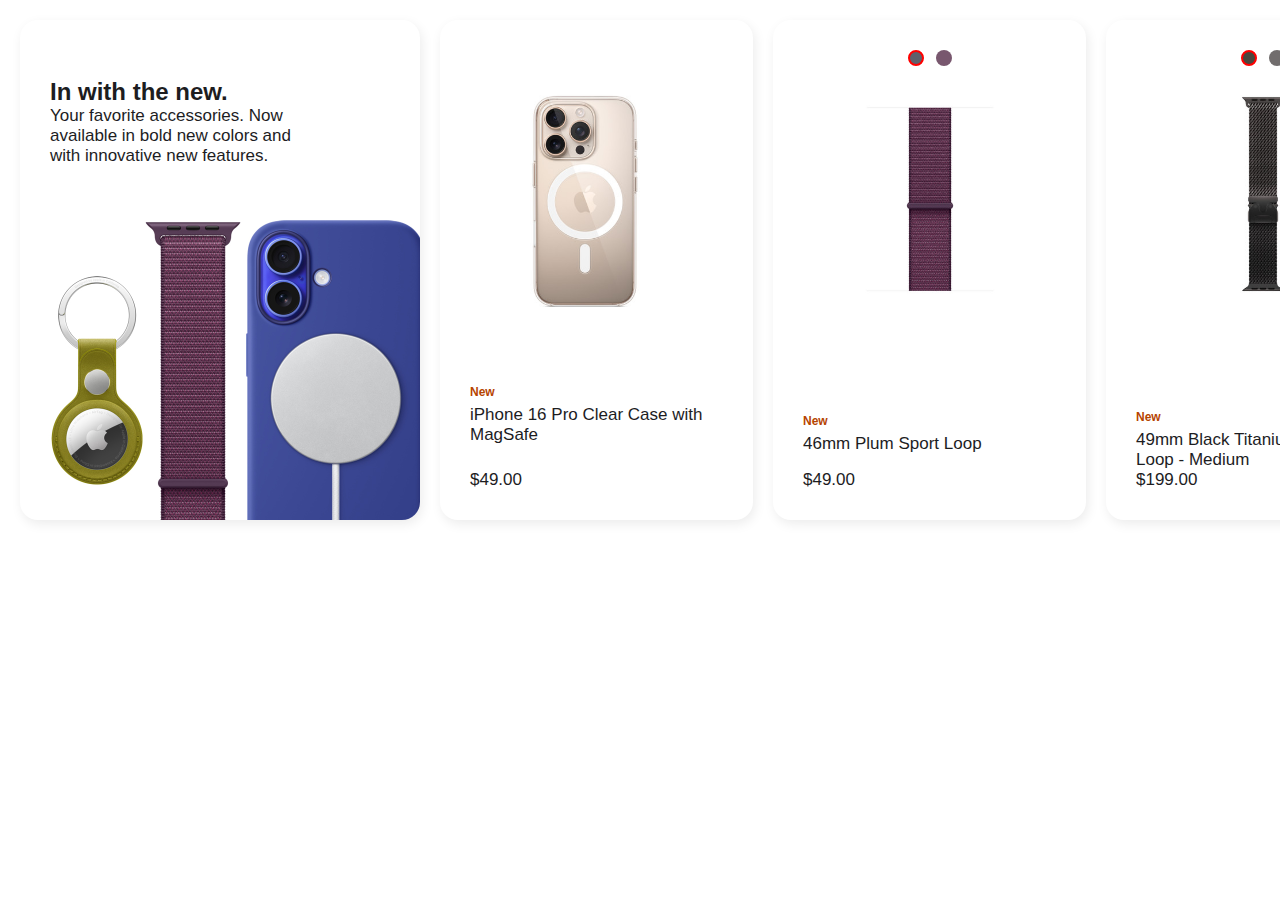
<file: accessories/index.html>
<!DOCTYPE html>
<html lang="en">
  <head>
    <meta charset="UTF-8" />
    <meta name="viewport" content="width=device-width, initial-scale=1.0" />
    <title>Accessories</title>
    <link rel="stylesheet" href="./style.css" />
  </head>

  <body>
    <div class="container">
      <div class="unit" style="--width: 400px">
        <h2>In with the new.</h2>
        <p>Your favorite accessories. Now available&nbsp;in&nbsp;bold&nbsp;new&nbsp;colors&nbsp;and with&nbsp;innovative&nbsp;new&nbsp;features.</p>
        <img class="big" src="./images/1.jpeg" alt="" />
      </div>

      <div class="unit" style="--width: 313px">
        <div class="product-image">
          <img src="./images/2.jpeg" alt="" />
        </div>
        <h5>New</h5>
        <h3>iPhone 16 Pro Clear Case with MagSafe</h3>
        <p>$49.00</p>
      </div>

      <div class="unit" style="--width: 313px">
        <div class="switcher-container">
          <div class="switcher">
            <input class="radio-1-1" type="radio" name="first" checked style="--color: #5f606b" />
            <input class="radio-1-2" type="radio" name="first" style="--color: #78576e" />
            <div class="product-image switch-image-1"></div>
          </div>
        </div>

        <h5>New</h5>
        <h3>46mm Plum Sport Loop</h3>
        <p>$49.00</p>
      </div>

      <div class="unit" style="--width: 313px">
        <div class="switcher-container">
          <div class="switcher">
            <input class="radio-2-1" type="radio" name="second" checked style="--color: #49473e" />
            <input class="radio-2-2" type="radio" name="second" style="--color: #716d6d" />
            <div class="product-image switch-image-2"></div>
          </div>
        </div>

        <h5>New</h5>
        <h3>49mm Black Titanium Milanese Loop - Medium</h3>
        <p>$199.00</p>
      </div>

      <div class="unit" style="--width: 313px">
        <div class="product-image">
          <img src="./images/5.jpeg" alt="" />
        </div>
        <h5>New</h5>
        <h3>iPhone 16 Silicone Case with MagSafe – Ultramarine</h3>
        <p>$49.00</p>
      </div>

      <div class="unit" style="--width: 313px">
        <div class="product-image">
          <img src="./images/6.jpeg" alt="" />
        </div>
        <h5>New</h5>
        <h3>iPhone FineWoven Wallet with MagSafe – Deep Blue</h3>
        <p>$59.00</p>
      </div>

      <div class="unit" style="--width: 313px">
        <div class="product-image">
          <img src="./images/7.jpeg" alt="" />
        </div>
        <h5>New</h5>
        <h3>MagSafe Charger (1 m)</h3>
        <p>$39.00</p>
      </div>

      <div class="unit" style="--width: 313px">
        <div class="product-image">
          <img src="./images/8.jpeg" alt="" />
        </div>
        <h5>New</h5>
        <h3>Smart Folio for iPad mini (A17 Pro) - Sage</h3>
        <p>$59.00</p>
      </div>

      <div class="unit" style="--width: 313px">
        <div class="product-image">
          <img src="./images/9.jpeg" alt="" />
        </div>
        <h5>Free Engraving</h5>
        <h3>Apple Pencil Pro</h3>
        <p>$129.00</p>
      </div>

      <div class="unit" style="--width: 400px">
        <h2>Explore all accessories.</h2>
        <img class="big" src="./images/10.jpeg" alt="" />
      </div>
    </div>
  </body>
</html>
</file>
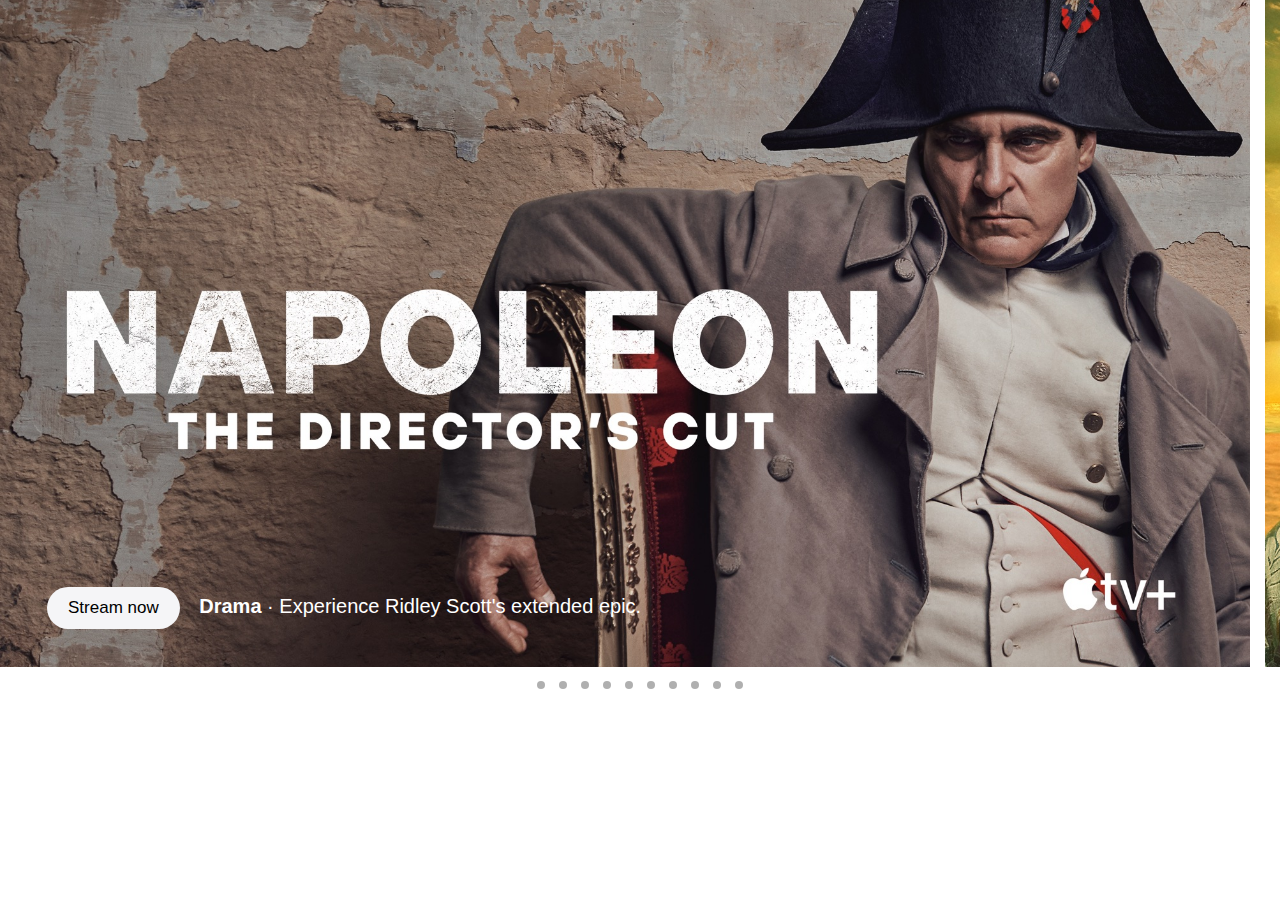
<file: carousel/index.html>
<!DOCTYPE html>
<html lang="en">
  <head>
    <meta charset="UTF-8" />
    <meta name="viewport" content="width=device-width, initial-scale=1.0" />
    <title>Carousel</title>
    <link rel="stylesheet" href="./style.css" />
  </head>

  <body>
    <div class="container">
      <div class="carousel">
        <div class="carousel-item" style="--url: url('./images/napoleon.jpg')" id="item1">
          <div class="info">
            <button>Stream now</button>
            <span class="genre">Drama</span>
            <span>·</span>
            <span class="description">Experience Ridley Scott's extended epic.</span>
          </div>
        </div>

        <div class="carousel-item" style="--url: url('./images/bad-monkey.jpg')" id="item2">
          <div class="info">
            <button>Stream now</button>
            <span class="genre">Comedy</span>
            <span>·</span>
            <span class="description">The shady side of paradise.</span>
          </div>
        </div>

        <div class="carousel-item" style="--url: url('./images/instigators.jpg')" id="item3">
          <div class="info">
            <button>Stream now</button>
            <span class="genre">Action</span>
            <span>·</span>
            <span class="description">Worst. Heist. Ever.</span>
          </div>
        </div>

        <div class="carousel-item" style="--url: url('./images/k-pop-idols.jpg')" id="item4">
          <div class="info">
            <button>Stream now</button>
            <span class="genre">Documentary</span>
            <span>·</span>
            <span class="description">All that glitters isn't gold.</span>
          </div>
        </div>

        <div class="carousel-item" style="--url: url('./images/season-pass.jpg')" id="item5">
          <div class="info">
            <button>See the schedule</button>
            <span class="description">Watch Messi, every club, and every match--live.</span>
          </div>
        </div>

        <div class="carousel-item" style="--url: url('./images/pressumed-innocent.jpg')" id="item6">
          <div class="info">
            <button>Stream now</button>
            <span class="genre">Crime</span>
            <span>·</span>
            <span class="description">Presume nothing.</span>
          </div>
        </div>

        <div class="carousel-item" style="--url: url('./images/pachinko.jpg')" id="item7">
          <div class="info">
            <button>Stream now</button>
            <span class="genre">Drama</span>
            <span>·</span>
            <span class="description">New season.</span>
          </div>
        </div>

        <div class="carousel-item" style="--url: url('./images/baseball.jpg')" id="item8">
          <div class="info">
            <button>See the schedule</button>
            <span class="description">Live MLB games, every Friday.</span>
          </div>
        </div>

        <div class="carousel-item" style="--url: url('./images/lady-in-the-lake.jpg')" id="item9">
          <div class="info">
            <button>Stream now</button>
            <span class="genre">Thriller</span>
            <span>·</span>
            <span class="description">Natalie Portman and Moses Ingram star in a visionary noir thriller.</span>
          </div>
        </div>

        <div class="carousel-item" style="--url: url('./images/morning-show.jpg')" id="item10">
          <div class="info">
            <button>Stream now</button>
            <span class="genre">Drama</span>
            <span>·</span>
            <span class="description">16 Emmy® Nominations Including Best Drama</span>
          </div>
        </div>
      </div>

      <div class="bullets">
        <a href="#item1" class="bullet"></a>
        <a href="#item2" class="bullet"></a>
        <a href="#item3" class="bullet"></a>
        <a href="#item4" class="bullet"></a>
        <a href="#item5" class="bullet"></a>
        <a href="#item6" class="bullet"></a>
        <a href="#item7" class="bullet"></a>
        <a href="#item8" class="bullet"></a>
        <a href="#item9" class="bullet"></a>
        <a href="#item10" class="bullet"></a>
      </div>
    </div>
  </body>
</html>
</file>
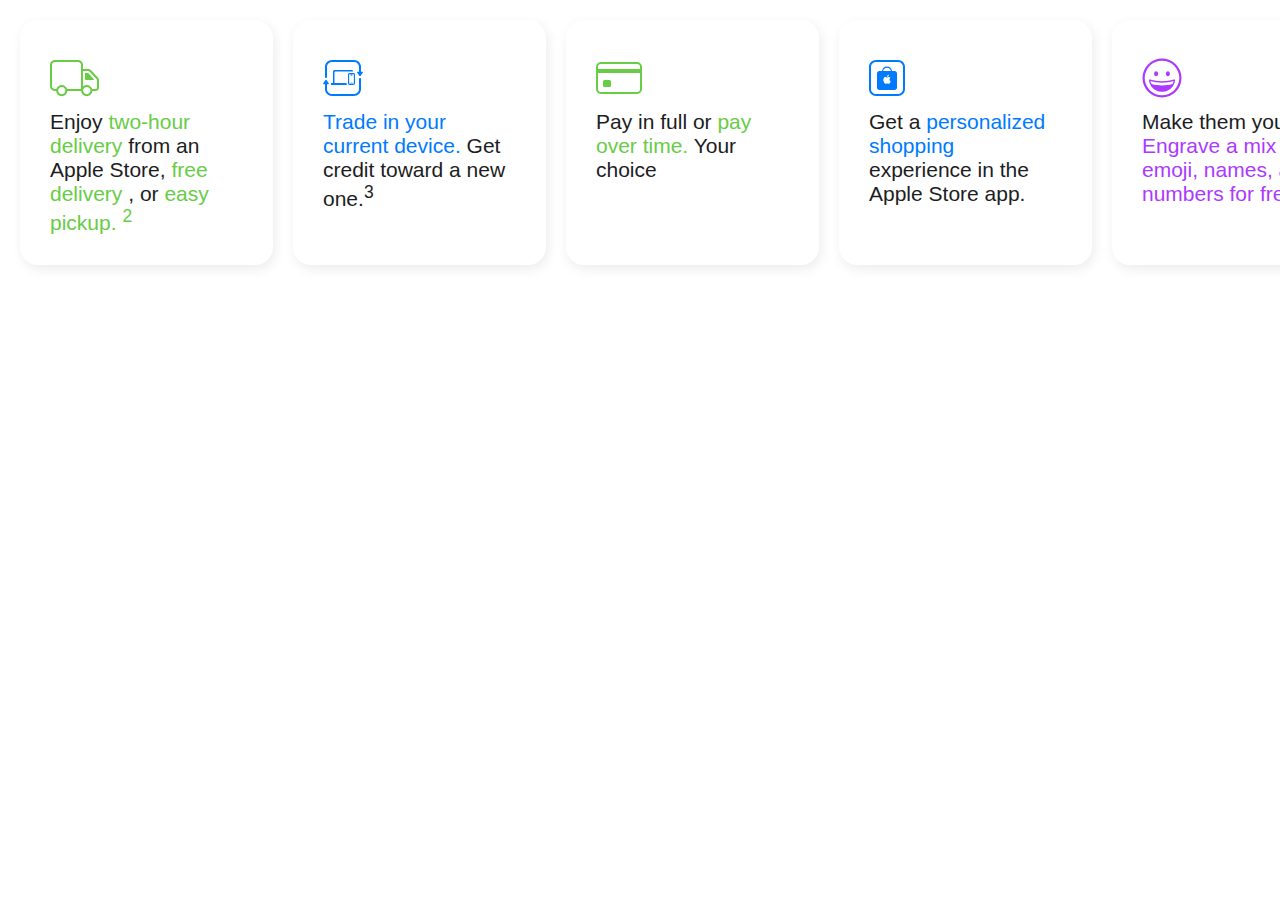
<file: difference/index.html>
<!DOCTYPE html>
<html lang="en">
  <head>
    <meta charset="UTF-8" />
    <meta name="viewport" content="width=device-width, initial-scale=1.0" />
    <title>Difference</title>
    <link rel="stylesheet" href="./style.css" />
  </head>

  <body>
    <div class="container">
      <div class="unit" style="--color: #68cc45">
        <svg width="49" height="56" viewBox="0 0 49 56" class="dd-glyph-svg dd-glyph-elevated" aria-hidden="true">
          <path d="m0 0h49v56h-49z" fill="none"></path>
          <path
            d="m47.8447 27.501-6.6758-7.1289c-.9111-.9619-1.9541-1.3721-3.4854-1.3721h-4.6836v-4c0-2.7614-2.2385-5-5-5h-22.9999c-2.7615 0-5 2.2386-5 5v21c0 2.7614 2.2385 5 5 5h1.1504c.2532 2.8719 2.6616 5.125 5.5996 5.125s5.3464-2.2531 5.5996-5.125h13.8008c.2532 2.8719 2.6616 5.125 5.5996 5.125s5.3464-2.2531 5.5996-5.125h2.6436c2.5469 0 4.0068-1.4092 4.0068-3.8657v-6.7515c0-1.0835-.4268-2.1396-1.1553-2.8818zm-32.5202 13.499c-.2463 1.7609-1.7468 3.125-3.5745 3.125s-3.3281-1.3641-3.5745-3.125c-.0232-.165-.0505-.3288-.0505-.5 0-.5364.1245-1.0415.3345-1.5.5725-1.2501 1.8281-2.125 3.2905-2.125s2.718.8749 3.2905 2.125c.21.4585.3345.9636.3345 1.5 0 .1712-.0273.335-.0505.5zm15.6755-2h-13.8335c-.6572-2.3773-2.8301-4.125-5.4165-4.125s-4.7593 1.7477-5.4165 4.125h-1.3335c-1.6543 0-3-1.3458-3-3v-21c0-1.6542 1.3457-3 3-3h23c1.6543 0 3 1.3458 3 3zm9.3245 2c-.2463 1.7609-1.7468 3.125-3.5745 3.125s-3.3281-1.3641-3.5745-3.125c-.0232-.165-.0505-.3288-.0505-.5 0-.5364.1245-1.0415.3345-1.5.5725-1.2501 1.8281-2.125 3.2905-2.125s2.718.8749 3.2905 2.125c.21.4585.3345.9636.3345 1.5 0 .1712-.0273.335-.0505.5zm6.6755-3.8657c0 1.3252-.5811 1.8657-2.0068 1.8657h-2.8267c-.6572-2.3773-2.8301-4.125-5.4165-4.125-1.4429 0-2.7544.5478-3.75 1.4407v-15.3157h4.6836c.9785 0 1.5107.1958 2.0303.7437l6.6875 7.1411c.375.3823.5986.9424.5986 1.498zm-3.3914-8.0216c.2444.2794.3914.493.3914.8873h-7.7773c-.75 0-1.2227-.4766-1.2227-1.2324v-5.7676h2.4131c.5703 0 .9944.23 1.3364.6244z"
          ></path>
        </svg>

        <p>
          Enjoy <span>two-hour delivery</span> from an Apple Store, <span>free delivery</span> , or <span>easy pickup. <sup>2</sup></span>
        </p>
      </div>

      <div class="unit" style="--color: #007aff">
        <svg width="40" height="56" viewBox="0 0 40 56" class="dd-glyph-svg dd-glyph-elevated" aria-hidden="true">
          <path d="m0 0h40v56h-40z" fill="none"></path>
          <path
            d="m38 29.0205v9.9795c0 3.8594-3.1403 7-6.9996 7h-22c-3.8594 0-7-3.1406-7-7v-4.75h-1.2514c-.7087 0-.8958-.4824-.502-1.0337l2.2051-3.1304c.315-.4529.7875-.443 1.1025 0l2.2051 3.1403c.3839.5414.1969 1.0238-.5021 1.0238h-1.2576v4.75c0 2.7568 2.2435 5 5.0004 5h22c2.7568 0 5-2.2432 5-5v-9.9795c0-.5527.4473-1 1-1s.9996.4473.9996 1zm1.251-7.2705h-1.251v-4.75c0-3.8594-3.1403-7-6.9996-7h-22c-3.8594 0-7 3.1406-7 7v9.9795c0 .5527.4473 1 1 1s.9996-.4473.9996-1v-9.9795c0-2.7568 2.2435-5 5.0004-5h22c2.7568 0 5 2.2432 5 5v4.75h-1.258c-.6989 0-.886.4823-.502 1.0237l2.2051 3.1404c.315.4429.7875.4529 1.1025 0l2.2051-3.1305c.3937-.5513.2067-1.0336-.5021-1.0336zm-13.8013 1.6872c.2991-.2918.7214-.4372 1.2668-.4372h3.569c.5396 0 .9599.1454 1.261.4372.303.2918.4536.7004.4536 1.225v8.6845c0 .5246-.1486.9313-.4477 1.2201s-.7214.4332-1.2668.4332h-3.569c-.5454 0-.9677-.1444-1.2668-.4332s-.4496-.6955-.4496-1.2201v-8.6845c0-.5246.1505-.9333.4496-1.225zm.7038 9.7945c0 .2004.0469.3517.1447.4548.0958.1032.2424.1552.436.1552h3.524c.1935 0 .3402-.0521.4398-.1552.0997-.1032.1506-.2544.1506-.4548v-8.4546c0-.2004-.0508-.3537-.1506-.4598-.0997-.1061-.2463-.1591-.4398-.1591h-3.524c-.1935 0-.3402.053-.436.1591-.0977.1061-.1447.2593-.1447.4598zm2.3488-13.2317h-16.6196c-.5806 0-1.0401.1572-1.3773.4725s-.5054.783-.5054 1.4019v11.1256h-1.2559c-.2757 0-.5103.0824-.7038.2798s-.2903.4352-.2903.7122.0968.5138.2903.7122c.1935.1965.4281.2957.7038.2957h15.1703c-.2581-.4126-.393-.8841-.4047-1.4146 0-.1002-.002-.2004-.0059-.3006-.002-.1002-.0039-.1846-.0039-.2848h-12v-10.6512c0-.2829.0704-.4951.2111-.6366s.3519-.2122.6334-.2122h17.7686c-.0352-.4715-.1916-.9037-.4672-1.1424s-.6569-.3576-1.1437-.3576zm-.6924 5.4067h1.3802c.1114 0 .2072-.0403.2854-.1199.0801-.0796.1193-.1778.1193-.2957 0-.112-.0391-.2063-.1193-.2829-.0782-.0766-.174-.1149-.2854-.1149h-1.3802c-.1173 0-.215.0383-.2913.1149s-.1134.1709-.1134.2829c0 .1179.0371.2161.1134.2957s.174.1199.2913.1199zm-.4179 7.8983h2.2c.1887 0 .284-.1032.284-.3095 0-.0884-.027-.1611-.0809-.2171s-.1222-.0835-.2031-.0835h-2.2c-.0809 0-.1456.0275-.1941.0835s-.0719.1287-.0719.2171c0 .2063.0881.3095.266.3095z"
          ></path>
        </svg>

        <p><span>Trade in your current device. </span>Get credit toward a new one.<sup>3</sup></p>
      </div>

      <div class="unit" style="--color: #68cc45">
        <svg width="46" height="56" viewBox="0 0 46 56" class="dd-glyph-svg dd-glyph-elevated" aria-hidden="true">
          <path
            d="M41.0009,12H5A5,5,0,0,0,.0009,17L0,39a5,5,0,0,0,4.9991,5H41.0009A5,5,0,0,0,46,39V17A5,5,0,0,0,41.0009,12ZM5,14H41.0009A3.0032,3.0032,0,0,1,44,17l.0005,2H2l.0005-2A3.0032,3.0032,0,0,1,5,14ZM41.0009,42H4.9991a3.0032,3.0032,0,0,1-3-3V22.9577H44V39A3.0032,3.0032,0,0,1,41.0009,42ZM15,31.5737v3.8526A1.5541,1.5541,0,0,1,13.4663,37H8.5338A1.5542,1.5542,0,0,1,7,35.4263V31.5737A1.5542,1.5542,0,0,1,8.5338,30h4.9325A1.5541,1.5541,0,0,1,15,31.5737Z"
          ></path>
        </svg>

        <p>Pay in full or <span>pay over time.</span> Your choice</p>
      </div>

      <div class="unit" style="--color: #007aff">
        <svg width="36" height="56" viewBox="0 0 36 56" class="dd-glyph-svg dd-glyph-elevated" aria-hidden="true">
          <path d="m.0072.0046h35.9856v55.9908h-35.9856z" fill="none"></path>
          <path
            d="m29 12c2.757 0 5 2.243 5 5v22c0 2.757-2.243 5-5 5h-22c-2.757 0-5-2.243-5-5v-22c0-2.757 2.243-5 5-5zm0-2h-22c-3.866 0-7 3.134-7 7v22c0 3.866 3.134 7 7 7h22c3.866 0 7-3.134 7-7v-22c0-3.866-3.134-7-7-7zm-3.5 11h-2.5378c-.1951-2.46-2.3293-4.4048-4.9622-4.4048s-4.7672 1.9448-4.9622 4.4048h-2.5378c-1.3807 0-2.5 1.1193-2.5 2.5v14c0 1.3807 1.1193 2.5 2.5 2.5h15c1.3807 0 2.5-1.1193 2.5-2.5v-14c0-1.3807-1.1193-2.5-2.5-2.5zm-3.9586 10.849c-.1356.3135-.2965.6016-.4744.8727-.2457.3643-.449.6185-.61.754-.2373.2288-.4999.3474-.7795.3559-.1948 0-.4406-.0593-.7202-.1779-.2796-.1187-.5422-.1779-.7794-.1779-.2457 0-.5084.0593-.7964.1779s-.5168.1779-.6947.1863c-.2627.0085-.5253-.1101-.7964-.3643-.1694-.1525-.3813-.4066-.6354-.7794-.2711-.3983-.4913-.8473-.6693-1.3726-.1863-.5591-.2796-1.1099-.2796-1.6351 0-.6016.1271-1.1183.3813-1.5589.1948-.3474.4659-.627.7964-.8303.3389-.2033.6947-.3051 1.0845-.3135.2118 0 .4913.0593.8387.1948.3389.1356.5591.2034.6608.2034.0762 0 .322-.0763.7371-.2372.3897-.144.7286-.2034.9997-.1779.7371.0593 1.2878.3558 1.6605.8981-.6608.4152-.9912.9913-.9827 1.7283.0084.5761.2118 1.059.6016 1.4318.1863.1779.3896.3135.61.4067-.0424.144-.1017.2795-.1526.4151zm-3.5584-5.1511c0-.4406.161-.8472.4915-1.2285.1694-.1949.3728-.3474.627-.4745.2457-.127.4829-.2033.7117-.2118.0085.0593.0085.1187.0085.1779 0 .449-.161.8812-.483 1.2708-.3897.466-.8387.6778-1.3471.6354-.0086-.0507-.0086-.11-.0086-.1693zm-3.8446-5.6979c.1945-1.8496 1.8414-3.3047 3.8616-3.3047s3.6671 1.4551 3.8616 3.3047z"
          ></path>
        </svg>

        <p>Get a <span>personalized shopping </span>experience in the Apple Store app.</p>
      </div>

      <div class="unit" style="--color: #ac39ff">
        <svg width="40" height="56" viewBox="0 0 40 56" class="dd-glyph-svg dd-glyph-elevated" aria-hidden="true">
          <path d="m0 0h40v56h-40z" fill="none"></path>
          <path
            d="m32.7812 29.6094a1.0221 1.0221 0 0 0 -1-.125 42.9866 42.9866 0 0 1 -5.76 1.3437 37.7 37.7 0 0 1 -6.01.4688 37.8947 37.8947 0 0 1 -6.0208-.4688 42.1134 42.1134 0 0 1 -5.75-1.3437 1.08 1.08 0 0 0 -1.0313.125.9492.9492 0 0 0 -.2812.9583 12.0862 12.0862 0 0 0 2.1875 5.6667 13.3019 13.3019 0 0 0 4.6446 4.0521 13.0763 13.0763 0 0 0 6.25 1.51 13.0332 13.0332 0 0 0 6.2292-1.51 13.3984 13.3984 0 0 0 4.6562-4.0521 11.8567 11.8567 0 0 0 2.1771-5.6667.9968.9968 0 0 0 -.2913-.9583zm-2.3124 4.4167a37.2669 37.2669 0 0 1 -5.1771 1.0939 38.5047 38.5047 0 0 1 -5.2813.3646 38.8064 38.8064 0 0 1 -5.2812-.3646 37.13 37.13 0 0 1 -5.198-1.0937 9.7 9.7 0 0 1 -1.0833-2.9167 43.2962 43.2962 0 0 0 5.6459 1.2292 39.8385 39.8385 0 0 0 5.9166.4375 39.9092 39.9092 0 0 0 5.9063-.4375 42.4138 42.4138 0 0 0 5.6354-1.2292 9.43 9.43 0 0 1 -1.0833 2.9165zm-17.8021-8.5834a2.8583 2.8583 0 0 1 0-3.5416 1.8441 1.8441 0 0 1 1.4271-.7084 1.9442 1.9442 0 0 1 1.4895.7084 2.7531 2.7531 0 0 1 -.01 3.5312 1.944 1.944 0 0 1 -1.4791.7188 1.8438 1.8438 0 0 1 -1.4275-.7084zm11.7812-.01a2.8064 2.8064 0 0 1 0-3.5312 1.8745 1.8745 0 0 1 1.4375-.7084 1.8935 1.8935 0 0 1 1.4583.7084 2.8207 2.8207 0 0 1 0 3.5416 1.8931 1.8931 0 0 1 -1.4583.7084 1.8644 1.8644 0 0 1 -1.4375-.7192zm-4.4479-14.7327a17.3 17.3 0 1 1 -17.3 17.3 17.32 17.32 0 0 1 17.3-17.3m0-2.2a19.5 19.5 0 1 0 19.5 19.5 19.5 19.5 0 0 0 -19.5-19.5z"
          ></path>
        </svg>

        <p>Make them yours. <span>Engrave a mix of emoji, names, and numbers for free.</span></p>
      </div>

      <div class="unit" style="--color: transparent">
        <div class="icon">
          <svg xmlns="http://www.w3.org/2000/svg" viewBox="0 0 29 56" class="as-svgicon as-svgicon-applelogo as-svgicon-elevated" aria-hidden="true" role="img">
            <g>
              <rect width="29" height="56" fill="none"></rect>
              <defs id="defs2334">
                <linearGradient id="linearGradient2904">
                  <stop style="stop-color: #f8ab5e; stop-opacity: 1" offset="0" id="stop2900"></stop>
                  <stop style="stop-color: #f3695f; stop-opacity: 1" offset="1" id="stop2902"></stop>
                </linearGradient>
                <linearGradient
                  xlink:href="#linearGradient2904"
                  id="linearGradient2906"
                  x1="0.16650136"
                  y1="23.976196"
                  x2="15.151624"
                  y2="23.976196"
                  gradientUnits="userSpaceOnUse"
                ></linearGradient>
              </defs>
              <g>
                <path
                  id="path2324"
                  d="m 14.9,14.43 a 2.581,2.581 0 0 1 -0.472,-0.045 3.083,3.083 0 0 1 -0.067,-0.629 7.531,7.531 0 0 1 1.909,-4.694 7.76,7.76 0 0 1 5.1,-2.628 3.329,3.329 0 0 1 0.067,0.7 7.745,7.745 0 0 1 -1.837,4.825 6.728,6.728 0 0 1 -4.7,2.471 z m 12.807,3.818 a 7.851,7.851 0 0 0 -3.751,6.6 7.64,7.64 0 0 0 4.649,7.008 18.257,18.257 0 0 1 -2.381,4.919 c -1.482,2.134 -3.032,4.268 -5.391,4.268 -2.359,0 -2.965,-1.37 -5.683,-1.37 -2.65,0 -3.594,1.415 -5.75,1.415 -2.156,0 -3.661,-1.977 -5.391,-4.4 A 21.279,21.279 0 0 1 0.395,25.211 c 0,-6.738 4.38,-10.31 8.692,-10.31 2.291,0 4.2,1.5 5.638,1.5 1.37,0 3.5,-1.595 6.109,-1.595 a 8.172,8.172 0 0 1 6.873,3.442 z"
                  style="fill-opacity: 1; fill: url(#linearGradient2906)"
                ></path>
              </g>
            </g>
          </svg>
        </div>

        <p><span class="rainbow">Customize</span> your Mac and create your own style of Apple Watch.</p>
      </div>
    </div>
  </body>
</html>
</file>
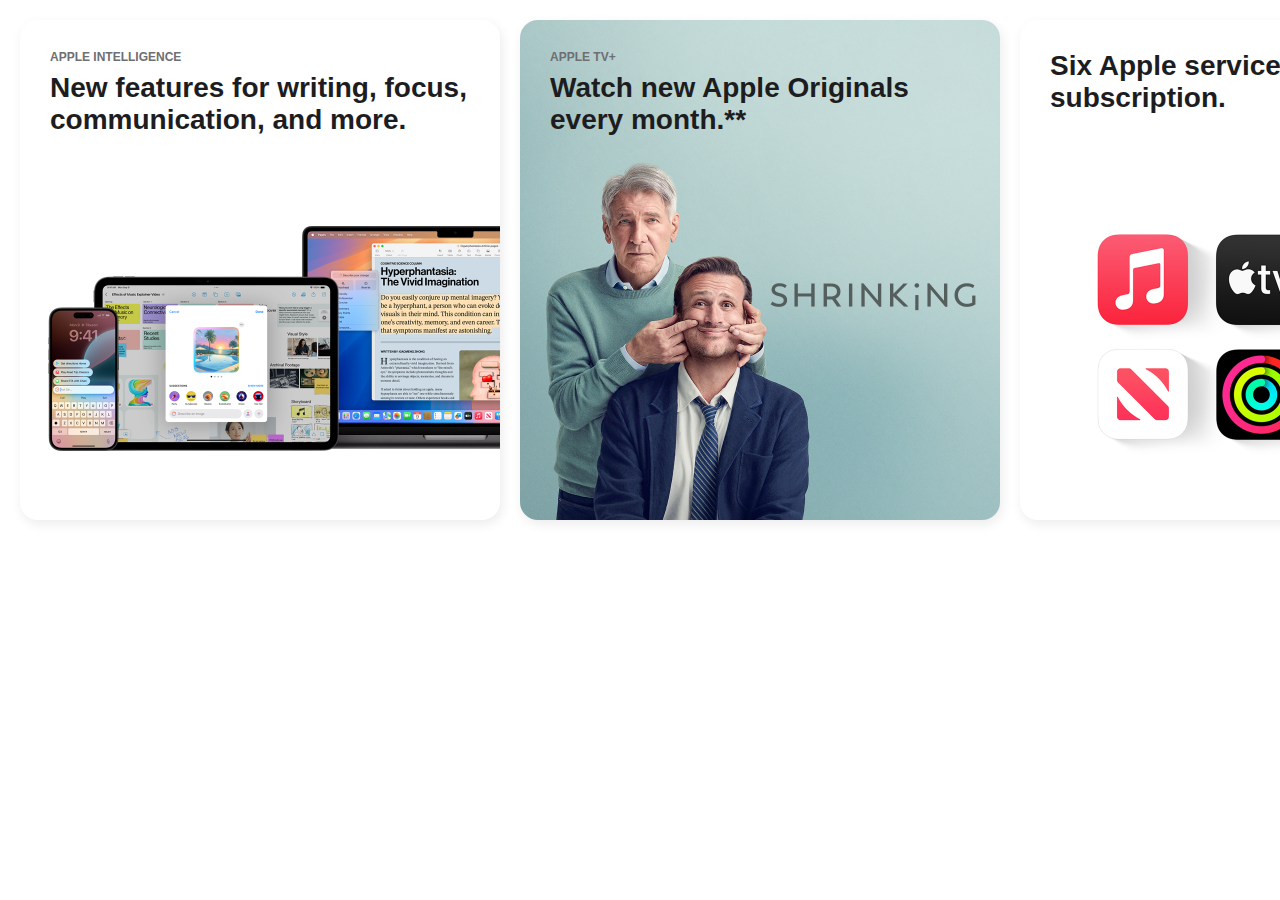
<file: experience/index.html>
<!DOCTYPE html>
<html lang="en">
  <head>
    <meta charset="UTF-8" />
    <meta name="viewport" content="width=device-width, initial-scale=1.0" />
    <title>Experiences</title>
    <link rel="stylesheet" href="./style.css" />
  </head>
  <body>
    <div class="container">
      <div class="unit">
        <h5>APPLE INTELLIGENCE</h5>
        <h2>New features for writing, focus, communication, and more.</h2>
        <img src="./images/1.jpeg" alt="" />
      </div>

      <div class="unit">
        <h5>APPLE TV+</h5>
        <h2>Watch new Apple Originals every month.**</h2>
        <img src="./images/2.jpeg" alt="" />
      </div>

      <div class="unit">
        <h2>Six Apple services. One easy subscription.</h2>
        <img src="./images/3.jpeg" alt="" />
      </div>

      <div class="unit">
        <h2>We’ve got you covered.</h2>
        <p>AppleCare+ now comes with unlimited repairs for accidental damage protection.</p>
        <img src="./images/4.jpeg" alt="" />
      </div>

      <div class="unit">
        <h2>Discover all the ways to use Apple Pay.</h2>
        <img src="./images/5.jpeg" alt="" />
      </div>

      <div class="unit">
        <h5>HOME</h5>
        <h2>See how one app can control your entire home.</h2>
        <img src="./images/6.jpeg" alt="" />
      </div>
    </div>
  </body>
</html>
</file>
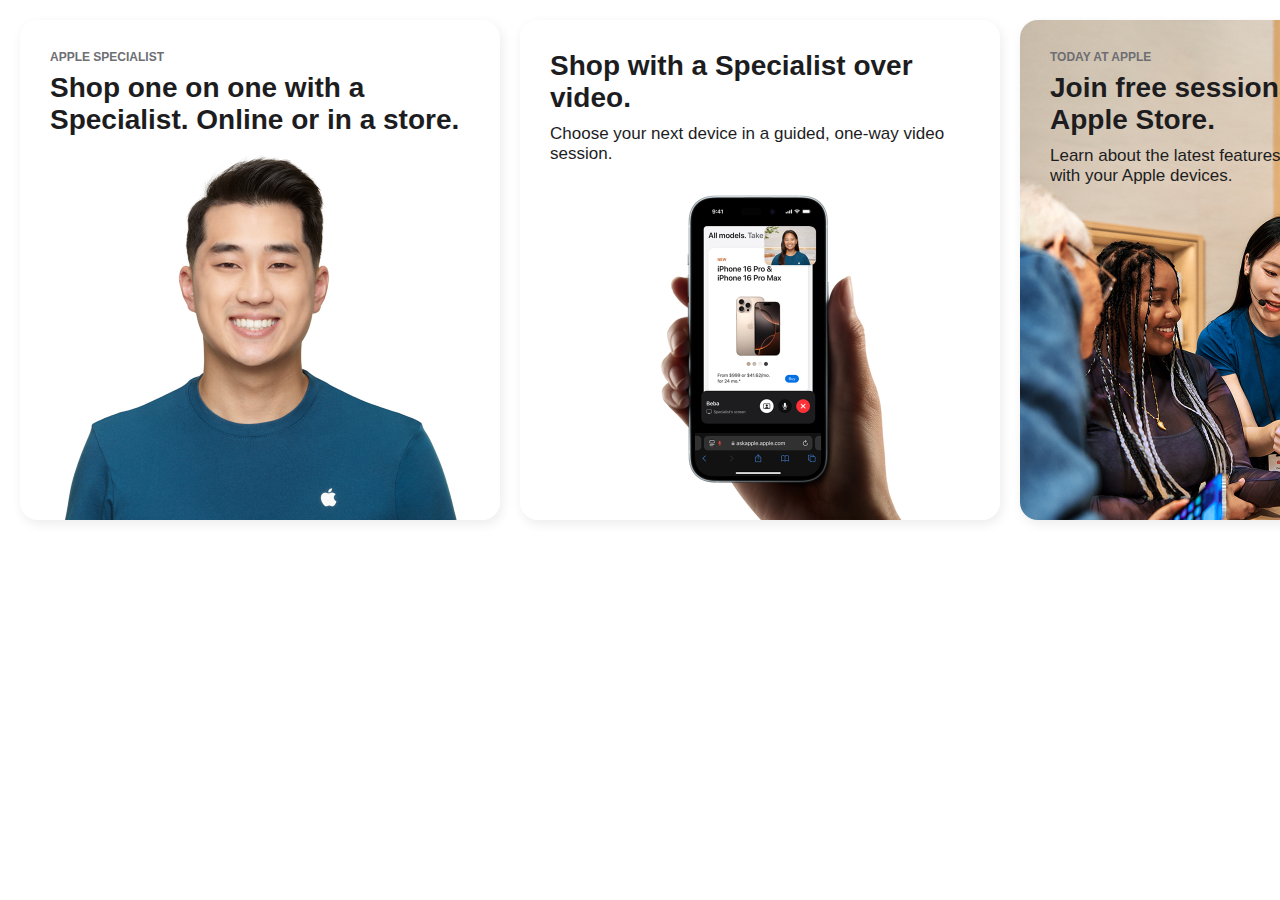
<file: helpers/index.html>
<!DOCTYPE html>
<html lang="en">
  <head>
    <meta charset="UTF-8" />
    <meta name="viewport" content="width=device-width, initial-scale=1.0" />
    <title>Helpers</title>
    <link rel="stylesheet" href="./style.css" />
  </head>
  <body>
    <div class="container">
      <div class="unit" style="--image-url: url('./images/1.jpeg')">
        <h6>Apple specialist</h6>
        <h2>Shop one on one with a Specialist. Online or in a store.</h2>
      </div>

      <div class="unit" style="--image-url: url('./images/2.jpeg')">
        <h2>Shop with a Specialist over video.</h2>
        <p>Choose your next device in a guided, one-way video session.</p>
      </div>

      <div class="unit" style="--image-url: url('./images/3.jpeg')">
        <h6>Today at apple</h6>
        <h2>Join free sessions at your Apple Store.</h2>
        <p>Learn about the latest features and how to go further with your Apple devices.</p>
      </div>

      <div class="unit" style="--image-url: url('./images/4.jpeg')">
        <h6>One-on-one guidance</h6>
        <h2>Get to know your new device with Personal Setup.</h2>
        <p>Let us guide you through setup, data transfer, and the latest features in an online session.</p>
      </div>

      <div class="unit" style="--image-url: url('./images/5.jpeg')">
        <h2>Get expert service and support at the Genius Bar.</h2>
      </div>
    </div>
  </body>
</html>
</file>
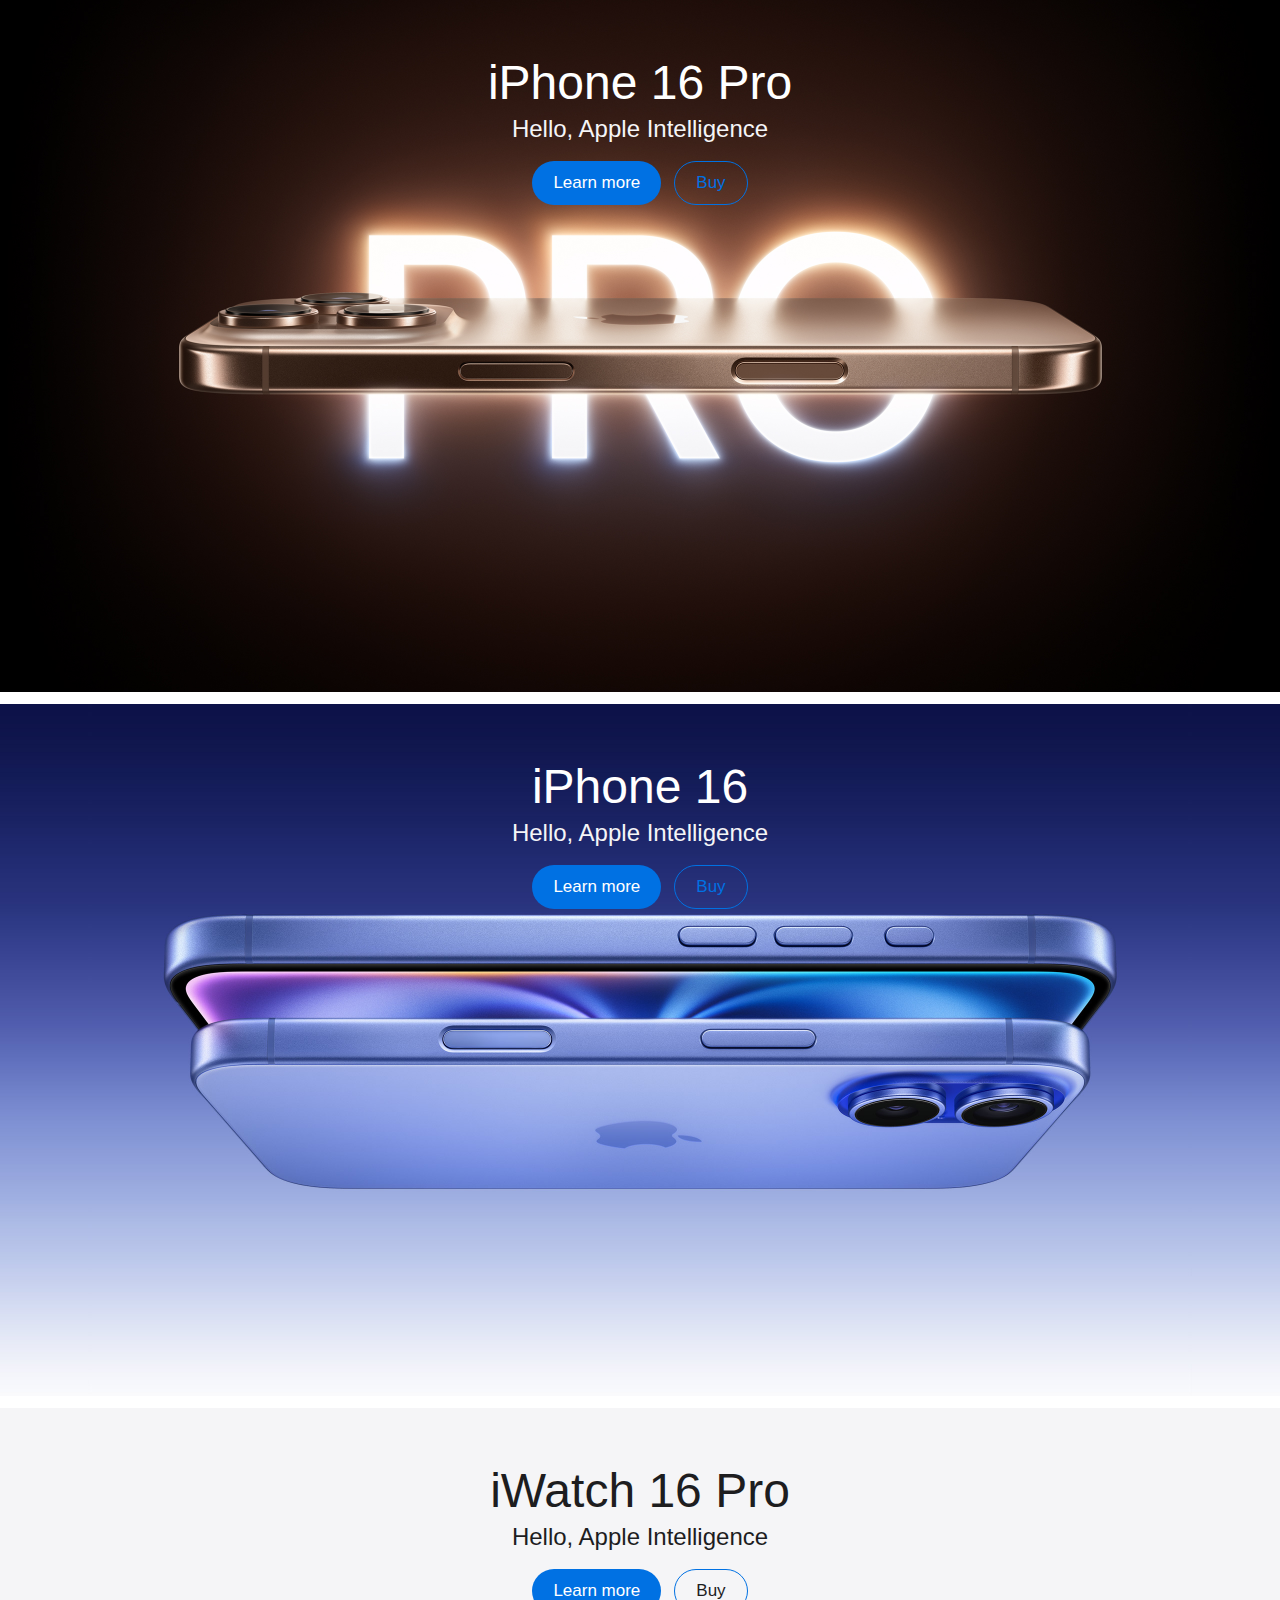
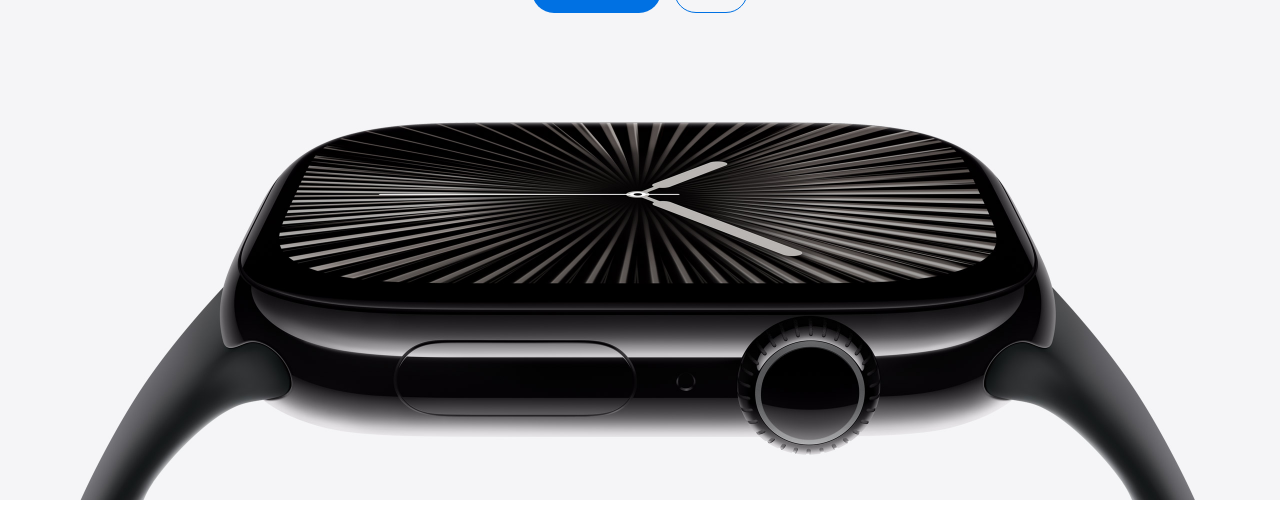
<file: hero/index.html>
<!DOCTYPE html>
<html lang="en">
  <head>
    <meta charset="UTF-8" />
    <meta name="viewport" content="width=device-width, initial-scale=1.0" />
    <title>Hero</title>
    <link rel="stylesheet" href="./style.css" />
  </head>
  <body>
    <div class="container">
      <div class="hero-container" style="--image-url: url('./images/1.jpg')">
        <h2 style="--color: white">iPhone 16 Pro</h2>
        <p class="subhead" style="--color: #f5f5f7">Hello, Apple Intelligence</p>
        <div class="buttons">
          <button>Learn more</button>
          <button style="--color: #0071e3">Buy</button>
        </div>
      </div>

      <div class="hero-container" style="--image-url: url('./images/2.jpg')">
        <h2 style="--color: white">iPhone 16</h2>
        <p class="subhead" style="--color: #f5f5f7">Hello, Apple Intelligence</p>
        <div class="buttons">
          <button>Learn more</button>
          <button style="--color: #0071e3">Buy</button>
        </div>
      </div>

      <div class="hero-container" style="--image-url: url('./images/3.jpg')">
        <h2 style="--color: rgb(29, 29, 31)">iWatch 16 Pro</h2>
        <p class="subhead" style="--color: rgb(29, 29, 31)">Hello, Apple Intelligence</p>
        <div class="buttons">
          <button>Learn more</button>
          <button style="--color: rgb(29, 29, 31)">Buy</button>
        </div>
      </div>
    </div>
  </body>
</html>
</file>
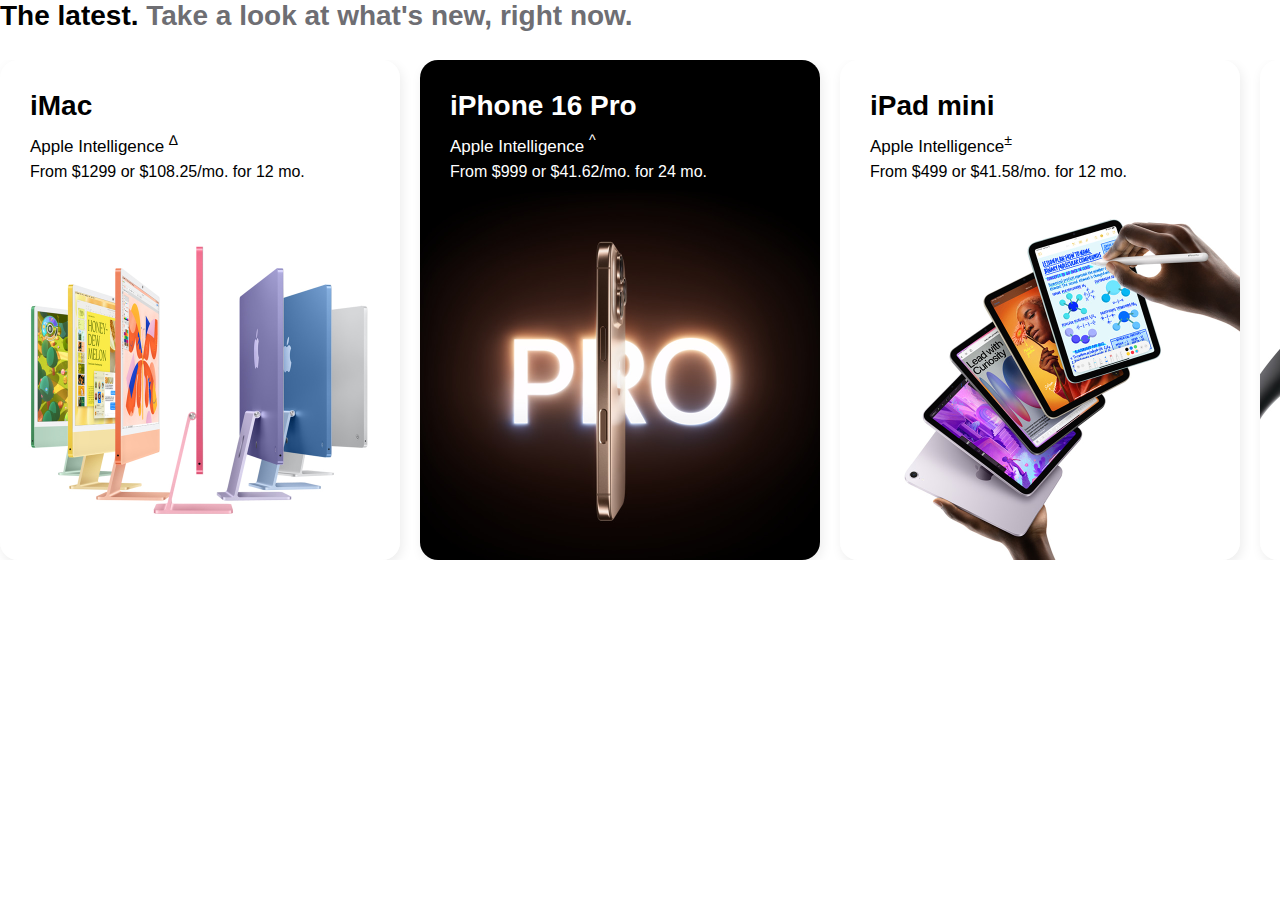
<file: latest/index.html>
<!DOCTYPE html>
<html lang="en">
  <head>
    <meta charset="UTF-8" />
    <meta name="viewport" content="width=device-width, initial-scale=1.0" />
    <title>Latest products</title>
    <link rel="stylesheet" href="./style.css" />
  </head>
  <body>
    <div class="container">
      <h1><span>The latest. </span>Take a look at what's new, right now.</h1>

      <div class="products">
        <div class="product" style="--image-url: url('./images/1.jpeg')">
          <h2>iMac</h2>
          <p>Apple Intelligence <sup>∆</sup></p>
          <p>From $1299 or $108.25/mo. for 12 mo.</p>
        </div>
        <div class="product white-color" style="--image-url: url('./images/2.jpeg')">
          <h2>iPhone 16 Pro</h2>
          <p>Apple Intelligence <sup>^</sup></p>
          <p>From $999 or $41.62/mo. for 24 mo.</p>
        </div>
        <div class="product" style="--image-url: url('./images/3.jpeg')">
          <h2>iPad mini</h2>
          <p>Apple Intelligence<sup>±</sup></p>
          <p>From $499 or $41.58/mo. for 12 mo.</p>
        </div>
        <div class="product" style="--image-url: url('./images/4.jpeg')">
          <h2>Apple Watch Series 10</h2>
          <p>Thinstant classic.</p>
          <p>From $399 or $33.25/mo. for 12 mo.</p>
        </div>
        <div class="product" style="--image-url: url('./images/5.jpeg')">
          <h2>AirdPods 4</h2>
          <p>Iconic. Now supersonic.</p>
          <p>Starting at $129 with Active Noise Cancellation $179</p>
        </div>
        <div class="product white-color" style="--image-url: url('./images/6.jpeg')">
          <h2>iPhone 16</h2>
          <p>Apple Intelligence <sup>∆</sup></p>
          <p>From $799 or $33.29/mo. for 24 mo.</p>
        </div>
        <div class="product white-color" style="--image-url: url('./images/7.jpeg')">
          <h2>Apple Watch Ultra 2</h2>
          <p>New finish. Never quit.</p>
          <p>From $799 or $66.58/mo. for 12 mo.</p>
        </div>
        <div class="product" style="--image-url: url('./images/8.jpeg')">
          <h2>Apple Vision Pro</h2>
          <p>Welcome to the era of spatial computing.</p>
          <p>From $3499</p>
        </div>
        <div class="product" style="--image-url: url('./images/9.jpeg')">
          <h2>MacBook Air</h2>
          <p>Designed to go places.</p>
          <p>From $999 or $83.25/mo. for 12 mo.</p>
        </div>
        <div class="product white-color" style="--image-url: url('./images/10.jpeg')">
          <h2>iPad Pro</h2>
          <p>Apple Intelligence<sup>±</sup></p>
          <p>From $999 or $83.25/mo. for 12 mo.</p>
        </div>
        <div class="product" style="--image-url: url('./images/11.jpeg')">
          <h2>iPad Air</h2>
          <p>Apple Intelligence<sup>±</sup></p>
          <p>From $599 or $49.91/mo. for 12 mo.</p>
        </div>
      </div>
    </div>
  </body>
</html>
</file>
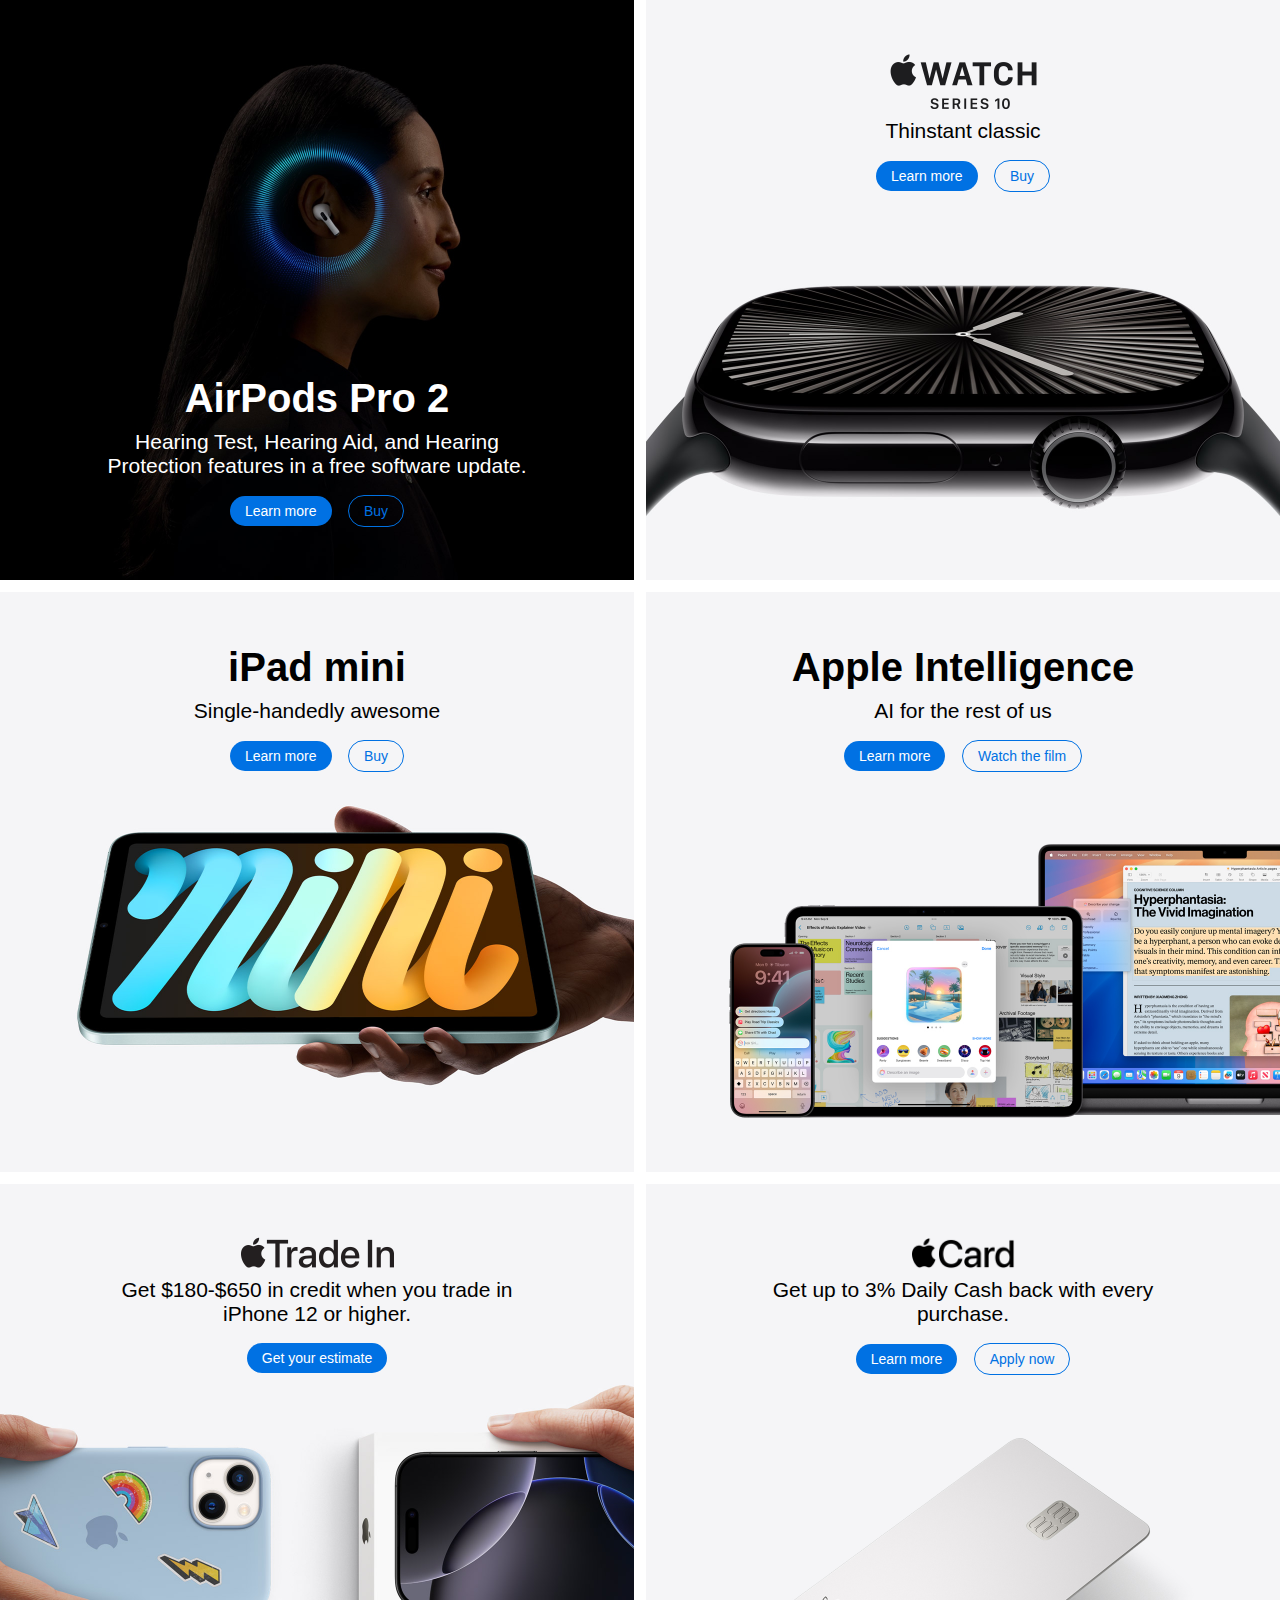
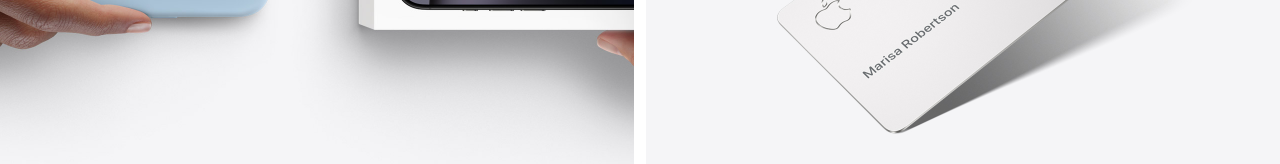
<file: product-intros/index.html>
<!DOCTYPE html>
<html lang="en">
  <head>
    <meta charset="UTF-8" />
    <meta name="viewport" content="width=device-width, initial-scale=1.0" />
    <title>Products introduction</title>
    <link rel="stylesheet" href="./style.css" />
  </head>

  <body>
    <div class="container">
      <div class="product at-the-bottom" style="--image-url: url('./images/3.jpg')">
        <h2 class="title">AirPods Pro 2</h2>
        <p class="subhead">Hearing Test, Hearing Aid, and Hearing Protection features in a free software update.</p>
        <div class="buttons">
          <button>Learn more</button>
          <button>Buy</button>
        </div>
      </div>

      <div class="product" style="--image-url: url('./images/1.jpg')">
        <img class="watch" src="./images/watch.png" alt="watch-image" />
        <p class="subhead">Thinstant classic</p>
        <div class="buttons">
          <button>Learn more</button>
          <button>Buy</button>
        </div>
      </div>

      <div class="product" style="--image-url: url('./images/2.jpg')">
        <h2 class="title">iPad mini</h2>
        <p class="subhead">Single-handedly awesome</p>
        <div class="buttons">
          <button>Learn more</button>
          <button>Buy</button>
        </div>
      </div>

      <div class="product" style="--image-url: url('./images/4.jpg')">
        <h2 class="title">Apple Intelligence</h2>
        <p class="subhead">AI for the rest of us</p>
        <div class="buttons">
          <button>Learn more</button>
          <button>Watch the film</button>
        </div>
      </div>

      <div class="product" style="--image-url: url('./images/6.jpg')">
        <img class="trade-card" src="./images/tradein.png" alt="trade-in" />
        <p class="subhead">Get $180-$650 in credit when you trade in iPhone 12 or higher.</p>
        <div class="buttons">
          <button>Get your estimate</button>
        </div>
      </div>

      <div class="product" style="--image-url: url('./images/5.jpg')">
        <img class="trade-card" src="./images/card.png" alt="card" />
        <p class="subhead">Get up to 3% Daily Cash back with every purchase.</p>
        <div class="buttons">
          <button>Learn more</button>
          <button>Apply now</button>
        </div>
      </div>
    </div>
  </body>
</html>
</file>
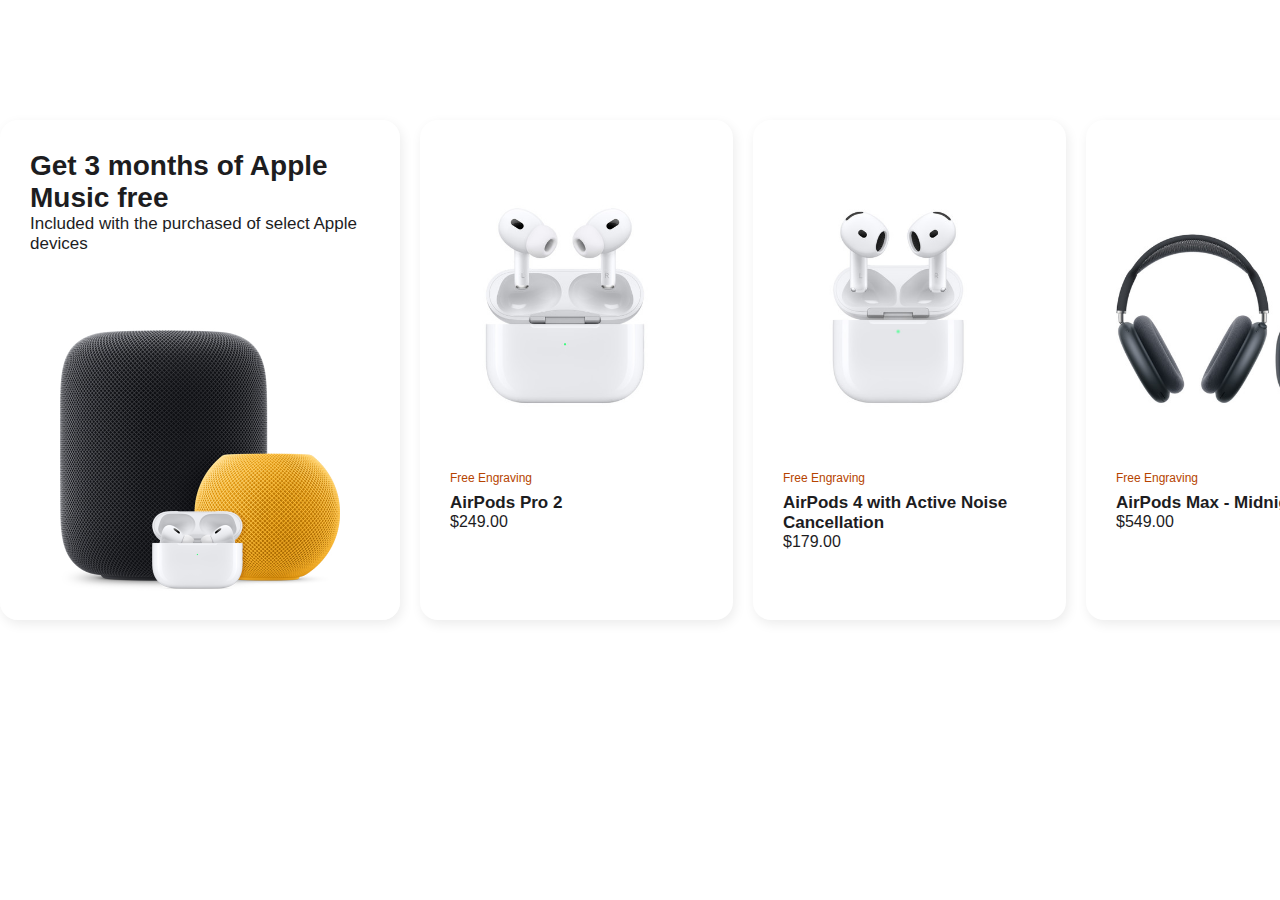
<file: speakers/index.html>
<!DOCTYPE html>
<html lang="en">
  <head>
    <meta charset="UTF-8" />
    <meta name="viewport" content="width=device-width, initial-scale=1.0" />
    <title>Document</title>
    <link rel="stylesheet" href="./style.css" />
  </head>

  <body>
    <div class="container">
      <div class="speaker-card speaker-intro">
        <h2>Get 3 months of Apple Music free</h2>
        <p>Included with the purchased of select Apple devices</p>
      </div>

      <div class="speaker-card product">
        <div>
          <img src="./images/2.jpeg" alt="speaker" />
        </div>
        <p>Free Engraving</p>
        <h3>AirPods Pro 2</h3>
        <p>$249.00</p>
      </div>

      <div class="speaker-card product">
        <div>
          <img src="./images/3.jpeg" alt="speaker" />
        </div>
        <p>Free Engraving</p>
        <h3>AirPods 4 with Active Noise Cancellation</h3>
        <p>$179.00</p>
      </div>

      <div class="speaker-card product">
        <div>
          <img src="./images/4.jpeg" alt="speaker" />
        </div>
        <p>Free Engraving</p>
        <h3>AirPods Max - Midnight</h3>
        <p>$549.00</p>
      </div>

      <div class="speaker-card product">
        <div>
          <img src="./images/5.jpeg" alt="speaker" />
        </div>
        <h3>HomePod - Midnight</h3>
        <p>$229.00</p>
      </div>

      <div class="speaker-card product">
        <div>
          <img src="./images/6.jpeg" alt="speaker" />
        </div>
        <p>New</p>
        <h3>Beats Pill - Kim Special Edition</h3>
        <p>$149.00</p>
      </div>

      <div class="speaker-card product">
        <div>
          <img src="./images/7.jpeg" alt="speaker" />
        </div>
        <h3>HomePod mini</h3>
        <p>$99.00</p>
      </div>

      <div class="speaker-card product">
        <div>
          <img src="./images/8.jpeg" alt="speaker" />
        </div>
        <p>New</p>
        <h3>Beats Solo 4 - On-Ear Wireless Headphones</h3>
        <p>$199.99</p>
      </div>

      <div class="speaker-card product">
        <div>
          <img src="./images/9.jpeg" alt="speaker" />
        </div>
        <p>New</p>
        <h3>Beats Solo 4 - On-Ear Wireless</h3>
        <p>$149.00</p>
      </div>
    </div>
  </body>
</html>
</file>
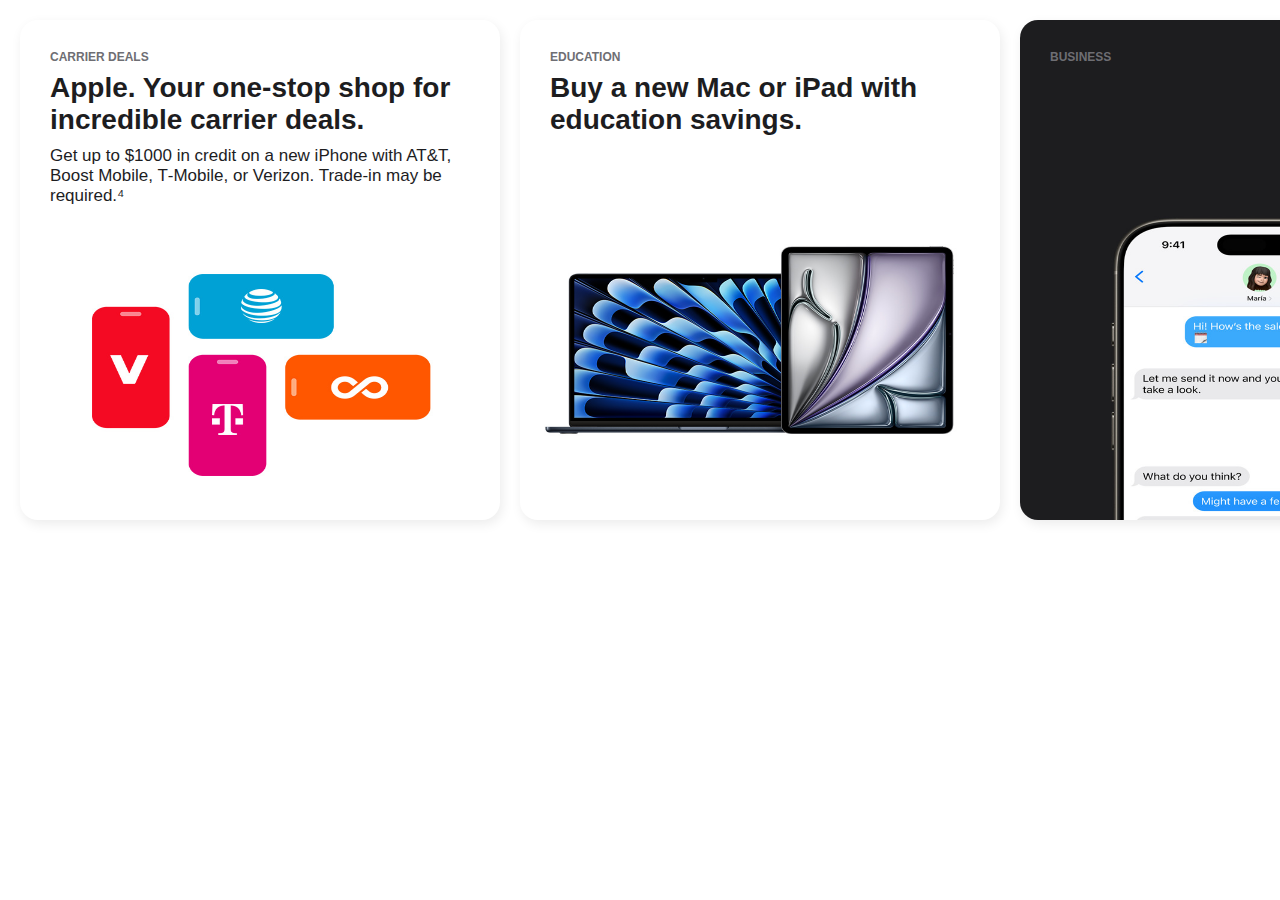
<file: special-savings/index.html>
<!DOCTYPE html>
<html lang="en">
  <head>
    <meta charset="UTF-8" />
    <meta name="viewport" content="width=device-width, initial-scale=1.0" />
    <title>Special savings</title>
    <link rel="stylesheet" href="./style.css" />
  </head>
  <body>
    <div class="container">
      <div class="unit">
        <h6>CARRIER DEALS</h6>
        <h2>Apple. Your one‑stop shop for incredible carrier deals.</h2>
        <p>Get up to $1000 in credit on a new iPhone with AT&T, Boost Mobile, T‑Mobile, or Verizon. Trade‑in may be required.⁴</p>
        <img src="./images/1.jpeg" alt="" />
      </div>

      <div class="unit">
        <h6>EDUCATION</h6>
        <h2>Buy a new Mac or iPad with education savings.</h2>
        <img src="./images/2.jpeg" alt="" />
      </div>

      <div class="unit">
        <h6>BUSINESS</h6>
        <h2>From enterprise to small business, we’ll work with you.</h2>
        <img src="./images/3.jpeg" alt="" />
      </div>

      <div class="unit">
        <h6>GOVERNMENT</h6>
        <h2>Special pricing is available for state, local, and federal agencies.</h2>
        <img src="./images/4.jpeg" alt="" />
      </div>

      <div class="unit">
        <h6>VETERANS AND MILITARY</h6>
        <h2>Active and veteran members may be eligible for exclusive savings.</h2>
        <img src="./images/5.jpeg" alt="" />
      </div>

      <div class="unit">
        <h6>CERTIFIED REFURBISHED</h6>
        <h2>Shop refurbished Apple products backed by a one‑year warranty.</h2>
        <img src="./images/6.jpeg" alt="" />
      </div>
    </div>
  </body>
</html>
</file>
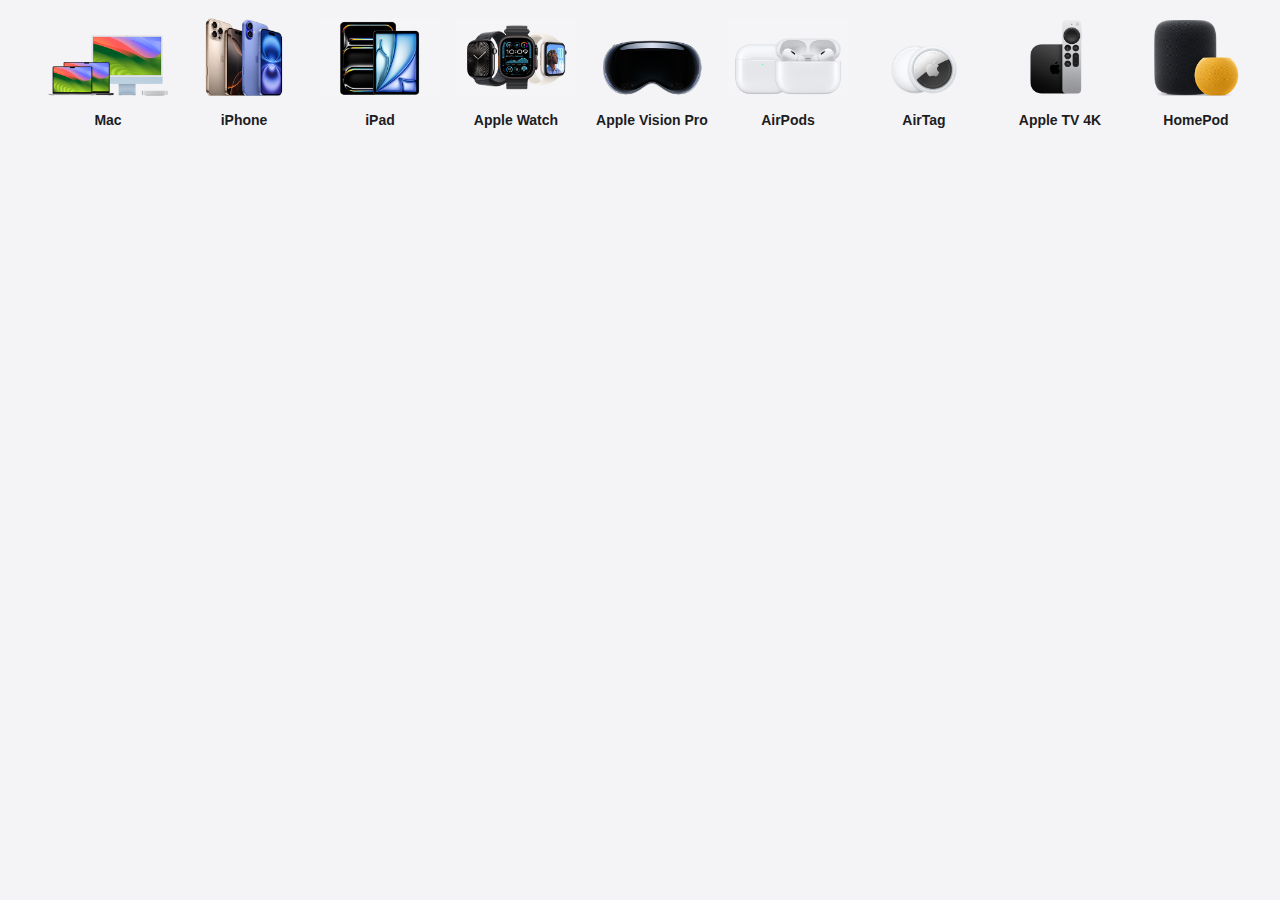
<file: store-products/index.html>
<!DOCTYPE html>
<html lang="en">
  <head>
    <meta charset="UTF-8" />
    <meta name="viewport" content="width=device-width, initial-scale=1.0" />
    <title>Store products</title>
    <link rel="stylesheet" href="./style.css" />
  </head>
  <body>
    <div class="container">
      <div class="product">
        <div class="product-image">
          <img src="./images/2.png" alt="" />
        </div>
        <h4>Mac</h4>
      </div>
      <div class="product">
        <div class="product-image">
          <img src="./images/3.png" alt="" />
        </div>
        <h4>iPhone</h4>
      </div>
      <div class="product">
        <div class="product-image">
          <img src="./images/4.png" alt="" />
        </div>
        <h4>iPad</h4>
      </div>
      <div class="product">
        <div class="product-image">
          <img src="./images/5.png" alt="" />
        </div>
        <h4>Apple Watch</h4>
      </div>
      <div class="product">
        <div class="product-image">
          <img src="./images/6.png" alt="" />
        </div>
        <h4>Apple Vision Pro</h4>
      </div>
      <div class="product">
        <div class="product-image">
          <img src="./images/7.png" alt="" />
        </div>
        <h4>AirPods</h4>
      </div>
      <div class="product">
        <div class="product-image">
          <img src="./images/8.png" alt="" />
        </div>
        <h4>AirTag</h4>
      </div>
      <div class="product">
        <div class="product-image">
          <img src="./images/9.png" alt="" />
        </div>
        <h4>Apple TV 4K</h4>
      </div>
      <div class="product">
        <div class="product-image">
          <img src="./images/10.png" alt="" />
        </div>
        <h4>HomePod</h4>
      </div>
      <div class="product">
        <div class="product-image">
          <img src="./images/11.png" alt="" />
        </div>
        <h4>Accessories</h4>
      </div>
      <div class="product">
        <div class="product-image">
          <img src="./images/1.png" alt="" />
        </div>
        <h4>Apple Gift Card</h4>
      </div>
    </div>
  </body>
</html>
</file>
<file: accessories/style.css>
* {
  margin: 0;
  padding: 0;
  box-sizing: border-box;
  font-family: Arial, Helvetica, sans-serif;
}

.container {
  display: flex;
  padding: 20px;
  column-gap: 20px;
}

.unit {
  height: 500px;
  padding: 30px;
  display: flex;
  flex-shrink: 0;
  cursor: pointer;
  color: #1d1d1f;
  overflow: hidden;
  position: relative;
  width: var(--width);
  border-radius: 18px;
  flex-direction: column;
  transform-origin: center;
  transition: all 0.3s ease-out;
  box-shadow: rgba(0, 0, 0, 0.08) 2px 4px 12px 0px;
}

.unit .big {
  inset: 0;
  width: 100%;
  z-index: -1;
  height: 100%;
  position: absolute;
}

.product-image {
  width: 230px;
  height: 230px;
  margin-top: 41px;
  background: center/cover no-repeat;
}

.product-image img {
  width: 100%;
  height: 100%;
  object-fit: cover;
}

.unit:hover {
  transform: scale(1.01);
}

h2 {
  margin-top: 28px;
}

h5 {
  font-size: 12px;
  color: #b64400;
  margin-block: 64px 6px;
}

h3 {
  font-size: 17px;
  font-weight: 400;
  margin-bottom: auto;
}

.unit p {
  font-size: 17px;
  font-weight: 400;
}

.switcher-container {
  height: 300px;
}

.switcher {
  display: flex;
  column-gap: 12px;
  position: relative;
  justify-content: center;
}

.switch-image-1,
.switch-image-2 {
  position: absolute;
}

input[type="radio"] {
  width: 16px;
  height: 16px;
  appearance: none;
  border-radius: 50%;
  background-color: var(--color);
}

input[type="radio"]:checked {
  border: 2px solid red;
}

.radio-1-1:checked ~ .switch-image-1 {
  background-image: url(./images/3.jpeg);
}

.radio-1-2:checked ~ .switch-image-1 {
  background-image: url(./images/11.jpeg);
}

.radio-2-1:checked ~ .switch-image-2 {
  background-image: url(./images/4.jpeg);
}

.radio-2-2:checked ~ .switch-image-2 {
  background-image: url(./images/12.jpeg);
}
</file>
<file: carousel/style.css>
* {
  margin: 0;
  padding: 0;
  box-sizing: border-box;
  font-family: Arial, Helvetica, sans-serif;
}

.carousel {
  width: 100vw;
  display: flex;
  column-gap: 15px;
  overflow-x: scroll;
  align-items: center;
  scrollbar-width: none;
  scroll-snap-type: x mandatory;
  scroll-behavior: smooth;
}

.carousel-item {
  width: 1250px;
  color: white;
  flex-shrink: 0;
  font-size: 20px;
  height: 667.13px;
  position: relative;
  scroll-snap-align: center;
  background: var(--url) center / cover no-repeat;
}

.info {
  left: 47px;
  bottom: 38px;
  position: absolute;
}

.info button {
  border: none;
  cursor: pointer;
  font-size: 17px;
  padding: 11px 21px;
  margin-right: 14px;
  border-radius: 999px;
  background-color: #f5f5f7;
}

.genre {
  font-weight: 700;
}

.bullets {
  display: flex;
  margin-top: 14px;
  justify-content: center;
}

.bullet {
  width: 8px;
  height: 8px;
  opacity: 0.75;
  margin-inline: 7px;
  border-radius: 50%;
  background-color: #0000006b;
  transition: opacity ease 250ms;
}

.bullet:hover {
  opacity: 1;
}
</file>
<file: difference/style.css>
* {
  margin: 0;
  padding: 0;
  box-sizing: border-box;
  font-family: Arial, Helvetica, sans-serif;
}

.container {
  display: flex;
  padding: 20px;
  column-gap: 20px;
}

.unit {
  width: 253px;
  padding: 30px;
  flex-shrink: 0;
  cursor: pointer;
  overflow: hidden;
  fill: var(--color);
  border-radius: 18px;
  transform-origin: center;
  transition: all 0.3s ease-out;
  box-shadow: rgba(0, 0, 0, 0.08) 2px 4px 12px 0px;
}

.unit:hover {
  transform: scale(1.01);
}

.icon {
  height: 53px;
}

.icon svg {
  height: 100%;
}

.unit p {
  font-size: 21px;
  color: #1d1d1f;
}

.unit p span {
  color: var(--color);
}

.rainbow {
  background-clip: text;
  background-image: linear-gradient(to right, #f8ab5e 0, #f36961 20%, #a176c8 40%, #759beb 60%, #65beb3 80%, #70db96 100%);
}
</file>
<file: experience/style.css>
* {
  margin: 0;
  padding: 0;
  box-sizing: border-box;
  font-family: Arial, Helvetica, sans-serif;
}

:root {
  --color: #1d1d1f;
}

h5 {
  font-size: 12px;
  color: #6e6e73;
  padding-bottom: 8px;
  text-transform: uppercase;
}

h2 {
  font-size: 28px;
  font-weight: 600;
  color: var(--color);
}

p {
  font-size: 17px;
  padding-top: 10px;
  color: var(--color);
}

.container {
  display: flex;
  padding: 20px;
  column-gap: 20px;
}

.unit {
  width: 480px;
  height: 500px;
  padding: 30px;
  flex-shrink: 0;
  cursor: pointer;
  overflow: hidden;
  position: relative;
  border-radius: 18px;
  transform-origin: center;
  transition: all 0.3s ease-out;
  box-shadow: rgba(0, 0, 0, 0.08) 2px 4px 12px 0px;
  background: var(--image-url) center/cover no-repeat;
}

.unit:hover {
  transform: scale(1.01);
}

.unit img {
  inset: 0;
  z-index: -1;
  width: 100%;
  height: 100%;
  position: absolute;
}
</file>
<file: helpers/style.css>
* {
  margin: 0;
  padding: 0;
  box-sizing: border-box;
  font-family: Arial, Helvetica, sans-serif;
}

:root {
  --color: #1d1d1f;
}

h6 {
  font-size: 12px;
  color: #6e6e73;
  padding-bottom: 8px;
  text-transform: uppercase;
}

h2 {
  font-size: 28px;
  font-weight: 600;
  color: var(--color);
}

p {
  font-size: 17px;
  padding-top: 10px;
  color: var(--color);
}

.container {
  display: flex;
  padding: 20px;
  column-gap: 20px;
}

.unit {
  width: 480px;
  height: 500px;
  padding: 30px;
  flex-shrink: 0;
  cursor: pointer;
  border-radius: 18px;
  transform-origin: center;
  transition: all 0.3s ease-out;
  box-shadow: rgba(0, 0, 0, 0.08) 2px 4px 12px 0px;
  background: var(--image-url) center/cover no-repeat;
}

.unit:hover {
  transform: scale(1.01);
}
</file>
<file: hero/style.css>
* {
  margin: 0;
  padding: 0;
  box-sizing: border-box;
  font-family: Arial, Helvetica, sans-serif;
}

.hero-container {
  height: 692px;
  display: flex;
  padding-top: 55px;
  align-items: center;
  margin-bottom: 12px;
  flex-direction: column;
  background: var(--image-url) no-repeat center/cover;
}

h2 {
  font-size: 48px;
  font-weight: 500;
  color: var(--color);
}

.subhead {
  margin-top: 5px;
  font-size: 24px;
  font-weight: 400;
  line-height: 1.16;
  color: var(--color);
}

.buttons {
  display: flex;
  column-gap: 13px;
  margin-top: 18px;
}

.buttons button {
  padding: 11px 21px;
  border-radius: 999px;
  border: none;
}

.buttons button:nth-child(1) {
  color: white;
  font-size: 17px;
  background-color: #0071e3;
}

.buttons button:nth-child(2) {
  font-size: 17px;
  color: var(--color);
  border: 1px solid #0071e3;
  background-color: transparent;
}
</file>
<file: latest/style.css>
* {
  margin: 0;
  padding: 0;
  box-sizing: border-box;
  font-family: Arial, Helvetica, sans-serif;
}

h1 {
  font-size: 28px;
  color: #6e6e73;
}

h1 span {
  color: black;
}

h2 {
  font-size: 28px;
  font-weight: 600;
}

.container {
  width: 1500px;
  margin-inline: auto;
}

.products {
  display: flex;
  column-gap: 20px;
  margin-top: 28px;
  overflow-x: scroll;
  scrollbar-width: none;
  scroll-snap-type: x mandatory;
}

.product {
  width: 400px;
  height: 500px;
  padding: 30px;
  flex-shrink: 0;
  cursor: pointer;
  border-radius: 18px;
  scroll-snap-align: start;
  box-shadow: rgba(0, 0, 0, 0.08) 2px 4px 12px 0px;
  background: var(--image-url) center/cover no-repeat;
}

.product :nth-child(2) {
  font-size: 17px;
  margin-top: 10px;
  margin-bottom: 6px;
}

.white-color {
  color: white;
}
</file>
<file: product-intros/style.css>
* {
  margin: 0;
  padding: 0;
  box-sizing: border-box;
  font-family: Arial, Helvetica, sans-serif;
}

html {
  scroll-behavior: smooth;
}

.container {
  gap: 12px;
  display: grid;
  grid-auto-rows: 580px;
  grid-template-columns: repeat(2, 1fr);
}

.product {
  display: flex;
  align-items: center;
  padding-block: 53px;
  flex-direction: column;
  background: var(--image-url) center / cover no-repeat;
}

.at-the-bottom {
  color: white;
  justify-content: flex-end;
}

.product .watch {
  height: 57px;
  object-fit: cover;
}

.product .trade-card {
  height: 32px;
  object-fit: cover;
}

.title {
  font-size: 40px;
  font-weight: 600;
}

.subhead {
  width: 450px;
  font-size: 21px;
  margin-top: 9px;
  text-align: center;
}

.buttons {
  margin-top: 17px;
}

.buttons button {
  border: none;
  font-size: 14px;
  color: #0071e3;
  padding: 7px 15px;
  border-radius: 999px;
}

.buttons button:nth-child(1) {
  color: white;
  background-color: #0071e3;
}

.buttons button:nth-child(2) {
  color: #0071e3;
  margin-left: 12px;
  border: 1px solid #0071e3;
  background-color: transparent;
}
</file>
<file: speakers/style.css>
* {
  margin: 0;
  padding: 0;
  box-sizing: border-box;
  font-family: Arial, Helvetica, sans-serif;
}

img {
  width: 100%;
  height: 100%;
  object-fit: cover;
}

.container {
  display: flex;
  width: 1400px;
  padding: 100px;
  margin-top: 20px;
  column-gap: 20px;
  overflow-x: scroll;
  margin-inline: auto;
  scrollbar-width: none;
  scroll-snap-type: x mandatory;
}

.speaker-card {
  height: 500px;
  padding: 30px;
  flex-shrink: 0;
  cursor: pointer;
  color: #1d1d1f;
  border-radius: 18px;
  scroll-snap-align: start;
  transition: all 0.3s ease-out;
  box-shadow: 2px 4px 12px #00000014;
}

.speaker-card:hover {
  transform: scale(1.02);
}

.speaker-intro {
  width: 400px;
  background: url(./images/1.jpeg) center/cover no-repeat;
}

.speaker-intro h2 {
  font-size: 28px;
  font-weight: 600;
}

.speaker-intro p {
  font-size: 17px;
  font-weight: 400;
}

.product {
  width: 313px;
}

.speaker-card div {
  width: 230px;
  height: 230px;
  margin-top: 41px;
}

.product p:nth-child(2) {
  font-size: 12px;
  color: #b64400;
  margin-top: 50px;
}

.product h3 {
  font-size: 17px;
  padding-top: 8px;
}
</file>
<file: special-savings/style.css>
* {
  margin: 0;
  padding: 0;
  box-sizing: border-box;
  font-family: Arial, Helvetica, sans-serif;
}

:root {
  --color: #1d1d1f;
}

h6 {
  font-size: 12px;
  color: #6e6e73;
  padding-bottom: 8px;
  text-transform: uppercase;
}

h2 {
  font-size: 28px;
  font-weight: 600;
  color: var(--color);
}

p {
  font-size: 17px;
  padding-top: 10px;
  color: var(--color);
}

.container {
  display: flex;
  padding: 20px;
  column-gap: 20px;
}

.unit {
  width: 480px;
  height: 500px;
  padding: 30px;
  flex-shrink: 0;
  cursor: pointer;
  overflow: hidden;
  position: relative;
  border-radius: 18px;
  transform-origin: center;
  transition: all 0.3s ease-out;
  box-shadow: rgba(0, 0, 0, 0.08) 2px 4px 12px 0px;
  background: var(--image-url) center/cover no-repeat;
}

.unit:hover {
  transform: scale(1.01);
}

.unit img {
  inset: 0;
  z-index: -1;
  width: 100%;
  height: 100%;
  position: absolute;
}
</file>
<file: store-products/style.css>
* {
  margin: 0;
  padding: 0;
  box-sizing: border-box;
  font-family: Arial, Helvetica, sans-serif;
}

body {
  background-color: #f4f4f7;
}

img {
  width: 100%;
  height: 100%;
  object-fit: cover;
}

h4 {
  font-size: 14px;
  color: #1d1d1f;
  margin-top: 16px;
  text-align: center;
}

.container {
  display: flex;
  width: 1200px;
  cursor: pointer;
  overflow-x: scroll;
  margin-inline: auto;
  scrollbar-width: none;
  scroll-snap-type: x mandatory;
}

.product-image {
  width: 120px;
  height: 78px;
}

.product {
  display: flex;
  align-items: center;
  padding: 18px 8px 16px;
  flex-direction: column;
  scroll-snap-align: start;
}
</file>
